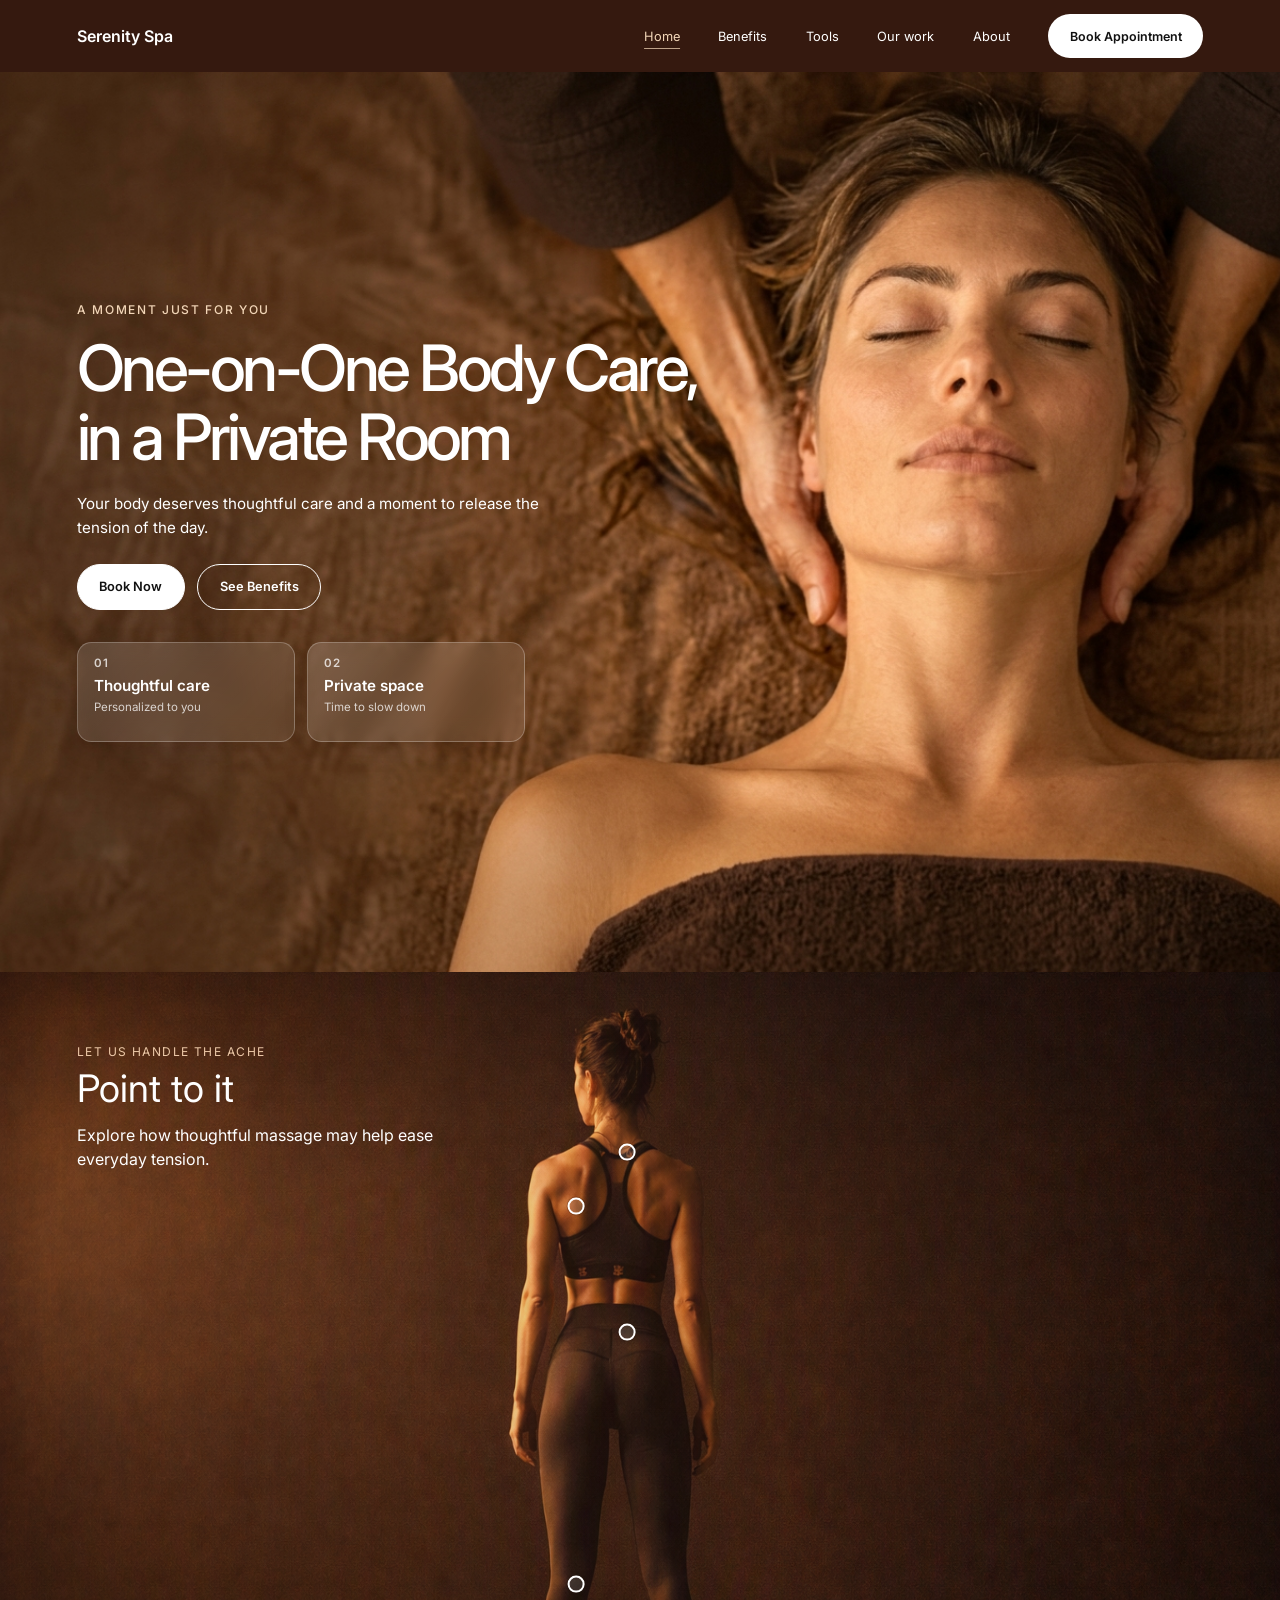
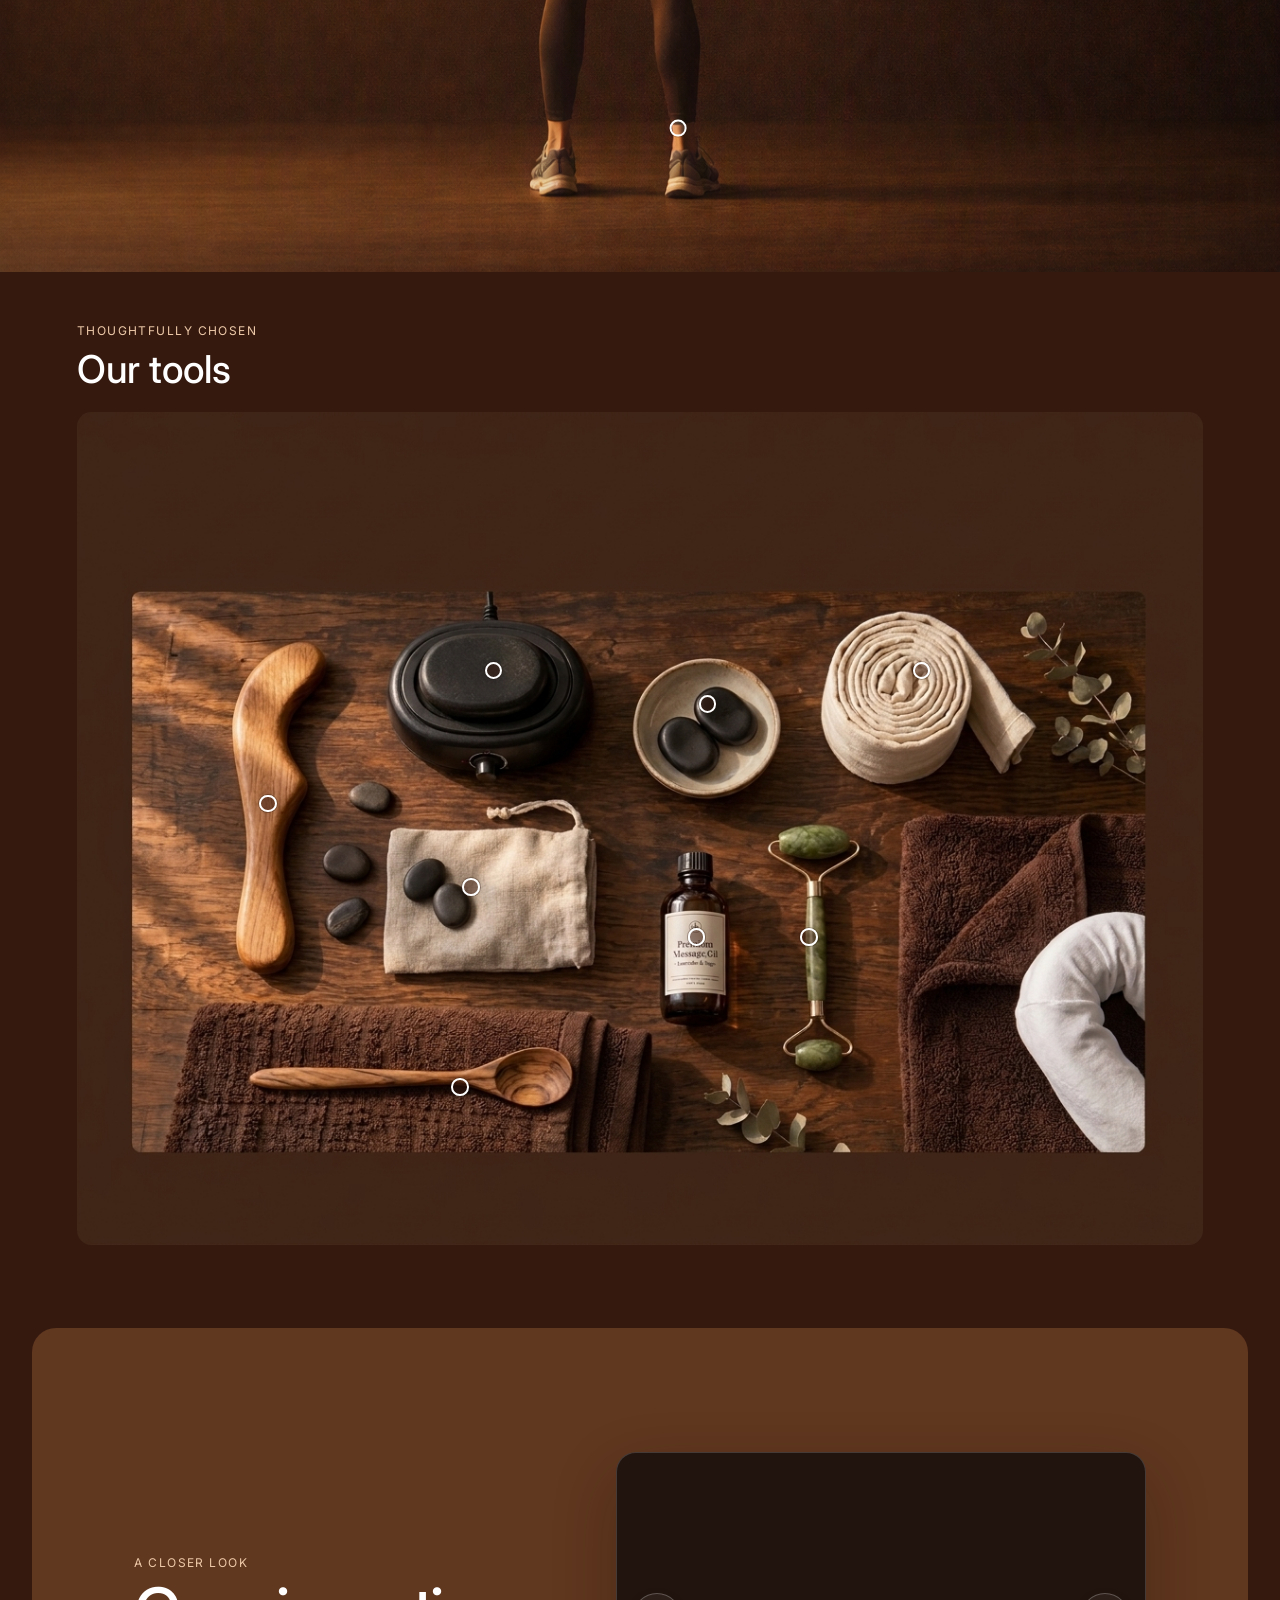
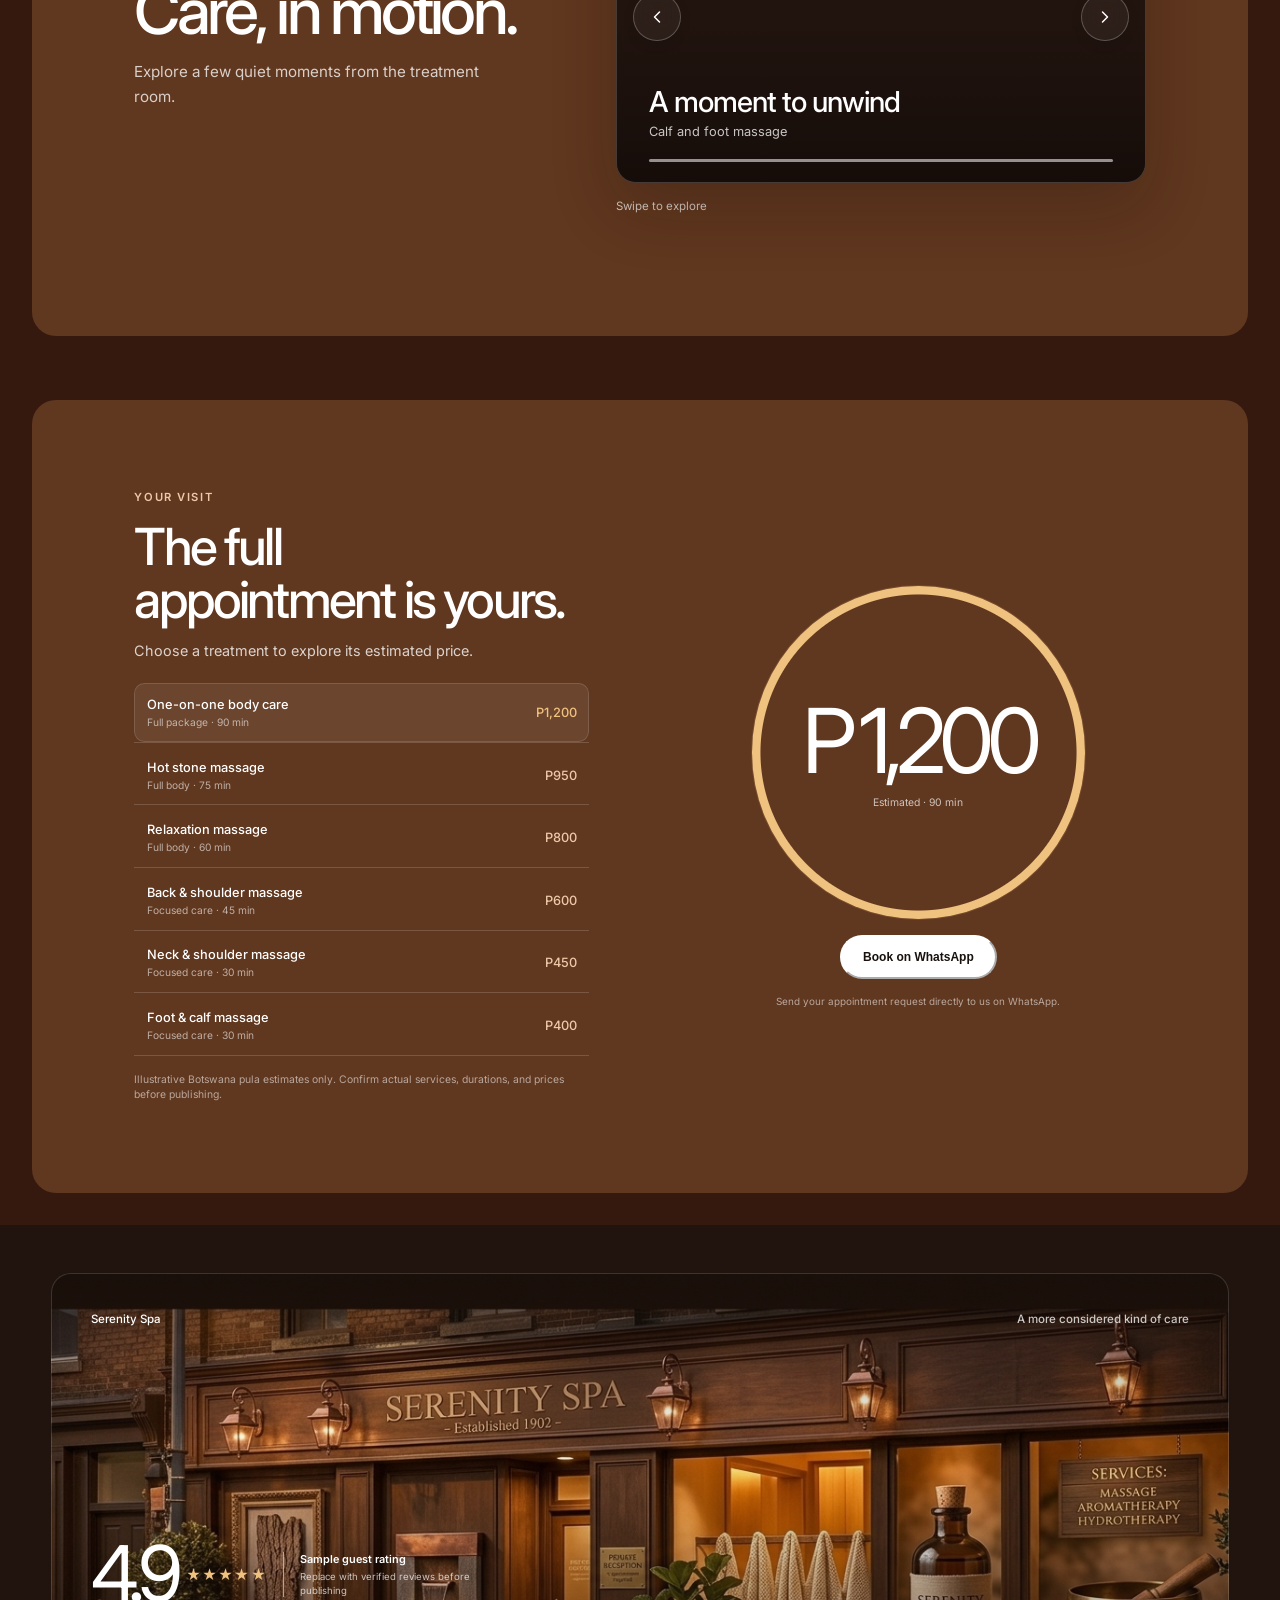
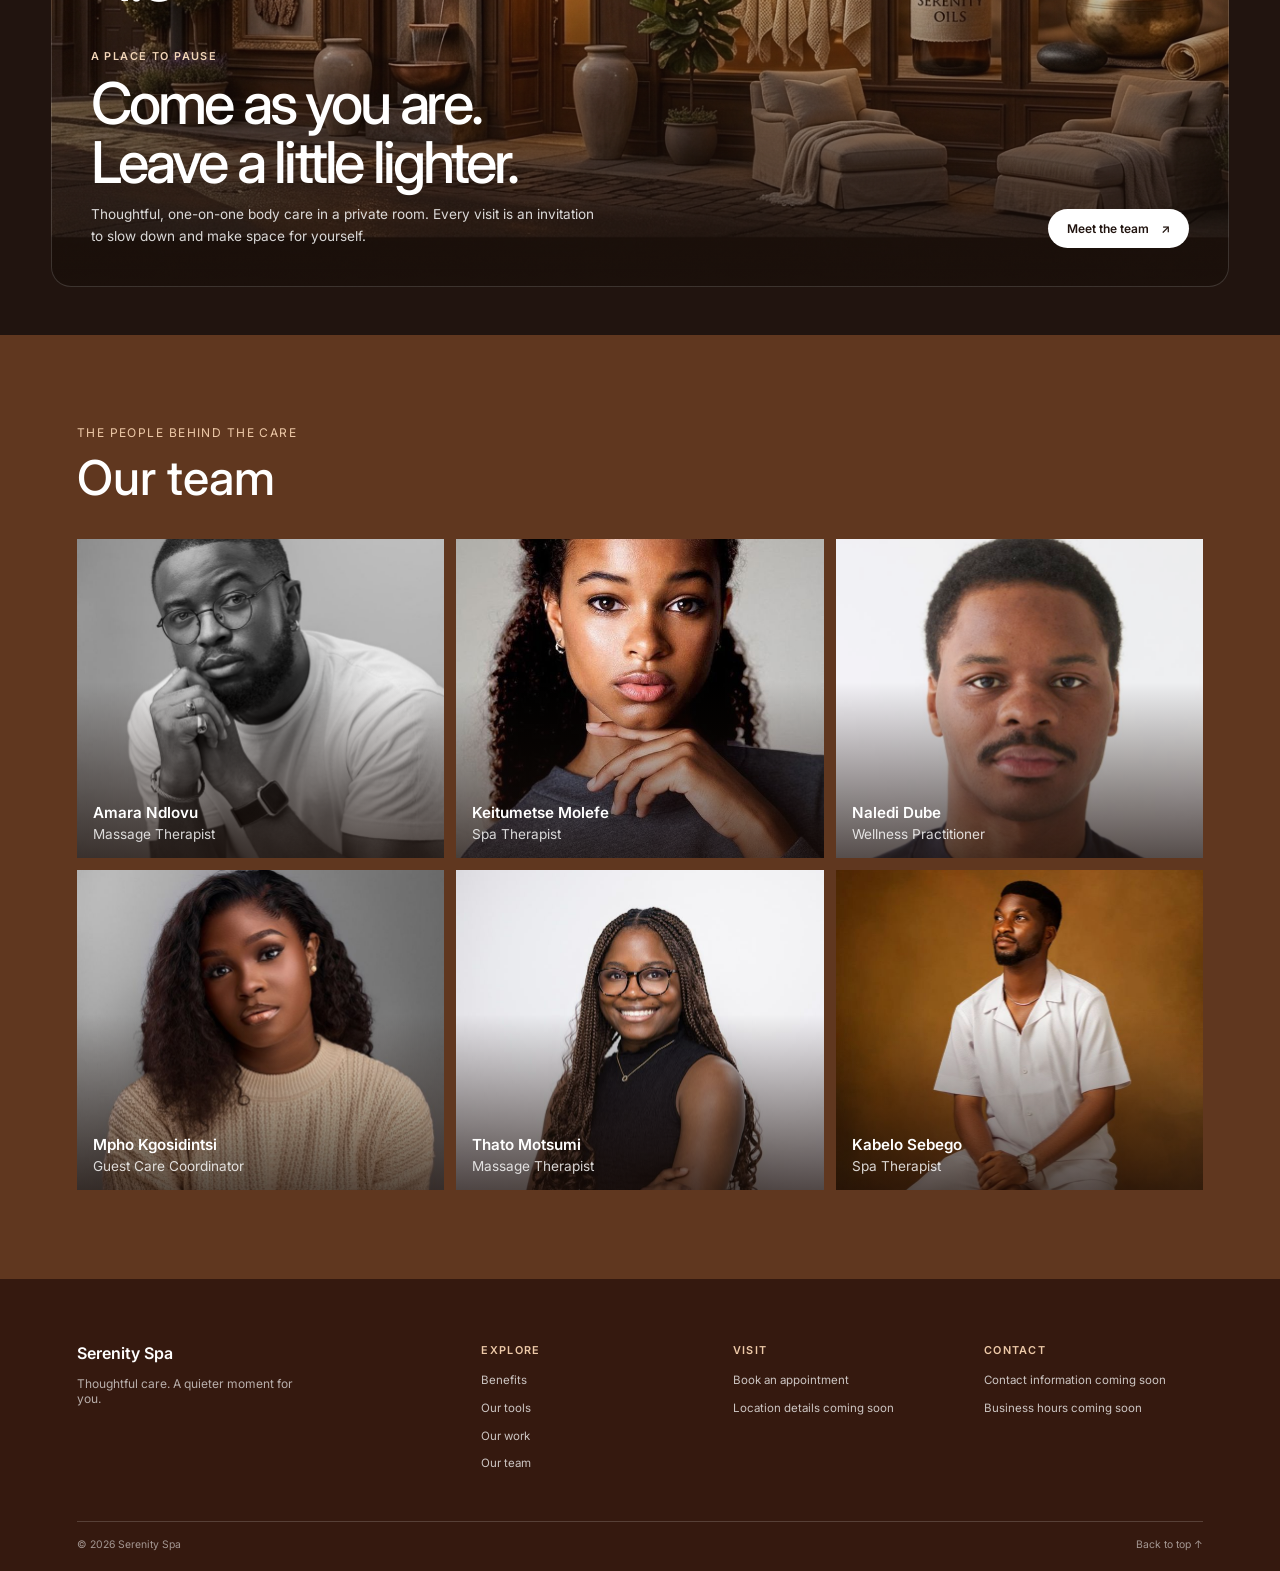
<file: docs/index.html>
<!doctype html>
<html lang="en">
  <head>
    <meta charset="utf-8">
    <meta name="viewport" content="width=device-width, initial-scale=1">
    <meta name="theme-color" content="#35190f">
    <meta name="description" content="Serenity Spa — thoughtful massage and body care.">
    <title>Serenity Spa</title>
    <link rel="preconnect" href="https://fonts.googleapis.com">
    <link rel="preconnect" href="https://fonts.gstatic.com" crossorigin>
    <link href="https://fonts.googleapis.com/css2?family=Inter:wght@400;500;600;700&display=swap" rel="stylesheet">
    <link rel="stylesheet" href="css/styles.css">
    <script src="js/main.js" defer></script>
  </head>
  <body>
    <header class="site-header">
      <a class="brand" href="#home">Serenity Spa</a>

      <button class="menu-toggle" type="button" aria-label="Toggle navigation" aria-expanded="false" aria-controls="primary-navigation">
        <span class="menu-toggle__icon" aria-hidden="true"><i></i><i></i></span>
      </button>

      <nav class="primary-navigation" id="primary-navigation" aria-label="Main navigation">
        <a href="#home">Home</a>
        <a href="#benefits">Benefits</a>
        <a href="#tools">Tools</a>
        <a href="#our-work">Our work</a>
        <a href="#about">About</a>
        <a class="booking-link" href="#contact">Book Appointment</a>
      </nav>
    </header>

    <main>
      <section class="hero" id="home" aria-labelledby="hero-title">
        <div class="hero__content">
          <p class="hero__eyebrow">A moment just for you</p>
          <h1 id="hero-title">One-on-One Body Care,<br class="hero__desktop-break"> in a Private Room</h1>
          <p class="hero__caption">Your body deserves thoughtful care and a moment to release the tension of the day.</p>
          <div class="hero__actions">
            <a class="pill-button pill-button--light" href="#contact">Book Now</a>
            <a class="pill-button pill-button--outline" href="#benefits">See Benefits</a>
          </div>
          <div class="hero__stats" aria-label="Spa highlights">
            <div class="stat-card">
              <span class="stat-card__index" aria-hidden="true">01</span>
              <strong>Thoughtful care</strong>
              <span>Personalized to you</span>
            </div>
            <div class="stat-card">
              <span class="stat-card__index" aria-hidden="true">02</span>
              <strong>Private space</strong>
              <span>Time to slow down</span>
            </div>
          </div>
        </div>
      </section>

      <section class="benefits" id="benefits" aria-labelledby="benefits-title">
        <div class="benefits__content">
          <p class="benefits__eyebrow">Let us handle the ache</p>
          <h2 id="benefits-title">Point to it</h2>
          <p class="benefits__description">Explore how thoughtful massage may help ease everyday tension.</p>
        </div>

        <div class="benefits__points" role="group" aria-label="Explore massage points">
          <button class="benefits__point" type="button"
            data-title="Neck"
            data-benefits="Gentle massage may help ease feelings of everyday neck tension.|Relaxation-focused touch can make it easier to unwind.|A therapist can tailor pressure to your comfort."
            aria-label="Explore benefits for the neck" aria-pressed="false">
            <span class="benefits__point-line" aria-hidden="true"></span>
            <span class="benefits__point-name" aria-hidden="true">Neck</span>
          </button>
          <button class="benefits__point" type="button"
            data-title="Shoulder blade"
            data-benefits="Massage around the shoulder blades may ease feelings of tightness.|Slow, considered pressure can support relaxation.|Your therapist can adjust the session to your preferences."
            aria-label="Explore benefits around the shoulder blade" aria-pressed="false">
            <span class="benefits__point-line" aria-hidden="true"></span>
            <span class="benefits__point-name" aria-hidden="true">Shoulder blade</span>
          </button>
          <button class="benefits__point" type="button"
            data-title="Back"
            data-benefits="A back massage may help ease feelings of muscle tension.|Steady, comfortable pressure can encourage a moment of calm.|Treatment can be adapted to areas that feel tight or tired."
            aria-label="Explore benefits for the back" aria-pressed="false">
            <span class="benefits__point-line" aria-hidden="true"></span>
            <span class="benefits__point-name" aria-hidden="true">Back</span>
          </button>
          <button class="benefits__point" type="button"
            data-title="Knee area"
            data-benefits="Gentle work on the surrounding muscles may ease feelings of tightness.|A therapist can adapt the session to your comfort and avoid direct pressure on the knee joint.|Tell your therapist about any pain or injury before treatment."
            aria-label="Explore benefits around the knee" aria-pressed="false">
            <span class="benefits__point-line" aria-hidden="true"></span>
            <span class="benefits__point-name" aria-hidden="true">Knee area</span>
          </button>
          <button class="benefits__point" type="button"
            data-title="Feet"
            data-benefits="A foot massage may soothe feet that feel tired after a long day.|Comfortable touch can make a relaxing end-of-day ritual.|Pressure can be adjusted to suit your preferences."
            aria-label="Explore benefits for the feet" aria-pressed="false">
            <span class="benefits__point-line" aria-hidden="true"></span>
            <span class="benefits__point-name" aria-hidden="true">Feet</span>
          </button>
        </div>

        <aside class="benefits__panel" aria-label="Massage point benefits" aria-live="polite" aria-atomic="true" aria-hidden="true">
          <p class="benefits__panel-eyebrow">A little more relief</p>
          <h3 class="benefits__panel-title" id="benefits-point-title">Choose a point</h3>
          <p class="benefits__panel-prompt" id="benefits-point-prompt">Hover over or select a marker to explore possible benefits.</p>
          <ul class="benefits__panel-list" id="benefits-point-list" hidden></ul>
          <p class="benefits__panel-note">Benefits vary. Massage is not a substitute for medical care.</p>
        </aside>
      </section>

      <section class="tools" id="tools" aria-labelledby="tools-title">
        <div class="tools__heading">
          <p class="tools__eyebrow">Thoughtfully chosen</p>
          <h2 id="tools-title">Our tools</h2>
        </div>
        <div class="tools__scene">
          <div class="tools__image-wrap">
            <img class="tools__image" src="assets/imgs/tools-bg.jpg" alt="Massage tools arranged on a wooden table, including a massage stick, heated stone warmer, stones, towels, massage oil, and a jade roller" loading="lazy">
            <button class="tools__hotspot" type="button" data-tool-title="Wooden massage tool" data-tool-description="A shaped wooden tool can be used by a therapist for controlled, gliding pressure during a massage." aria-label="Learn about the wooden massage tool" aria-controls="tools-detail" aria-expanded="false"></button>
            <button class="tools__hotspot" type="button" data-tool-title="Stone warmer" data-tool-description="A warmer keeps massage stones at a comfortable, therapist-checked temperature before use." aria-label="Learn about the stone warmer" aria-controls="tools-detail" aria-expanded="false"></button>
            <button class="tools__hotspot" type="button" data-tool-title="Massage stones" data-tool-description="Smooth stones may be incorporated into a massage for a soothing sense of warmth and pressure." aria-label="Learn about the massage stones" aria-controls="tools-detail" aria-expanded="false"></button>
            <button class="tools__hotspot" type="button" data-tool-title="Warm towels" data-tool-description="Soft, warmed towels add a comfortable finishing touch to a relaxing treatment." aria-label="Learn about the warm towels" aria-controls="tools-detail" aria-expanded="false"></button>
            <button class="tools__hotspot" type="button" data-tool-title="Smooth stones" data-tool-description="These smooth stones can be selected by a therapist for gentle, hands-on massage techniques." aria-label="Learn about the smooth stones" aria-controls="tools-detail" aria-expanded="false"></button>
            <button class="tools__hotspot" type="button" data-tool-title="Massage oil" data-tool-description="Massage oil helps hands glide comfortably over the skin during a treatment." aria-label="Learn about massage oil" aria-controls="tools-detail" aria-expanded="false"></button>
            <button class="tools__hotspot" type="button" data-tool-title="Facial roller" data-tool-description="A smooth stone roller can be used with light pressure as part of a facial massage ritual." aria-label="Learn about the facial roller" aria-controls="tools-detail" aria-expanded="false"></button>
            <button class="tools__hotspot" type="button" data-tool-title="Wooden massage spoon" data-tool-description="The curved wooden surface offers a different shape for a therapist's controlled massage strokes." aria-label="Learn about the wooden massage spoon" aria-controls="tools-detail" aria-expanded="false"></button>
          </div>
          <aside class="tools__panel" id="tools-detail" aria-label="Massage tool details" aria-live="polite" aria-atomic="true" aria-hidden="true">
            <p class="tools__panel-eyebrow">Tool spotlight</p>
            <h3 class="tools__panel-title">Explore the tools</h3>
            <p class="tools__panel-description">Explore a marker to learn how each tool is used.</p>
          </aside>
        </div>
      </section>

      <section class="our-work" id="our-work" aria-labelledby="our-work-title">
        <div class="our-work__panel">
          <div class="our-work__heading">
            <p class="team__eyebrow">A closer look</p>
            <h2 id="our-work-title">Care, in motion.</h2>
            <p>Explore a few quiet moments from the treatment room.</p>
          </div>
          <div class="work-carousel" aria-roledescription="carousel" aria-label="Massage treatment videos">
            <div class="work-carousel__frame" id="work-carousel-frame">
              <video class="work-carousel__video is-active" muted playsinline preload="metadata" aria-label="Calf and foot massage video">
                <source src="assets/imgs/videos/Satisfying Calf and Foot Massage ASMR %23shorts.mp4" type="video/mp4">
              </video>
              <video class="work-carousel__video" muted playsinline preload="metadata" aria-label="Neck and shoulder massage video" hidden>
                <source src="assets/imgs/videos/neck and shoulder.mp4" type="video/mp4">
              </video>
              <video class="work-carousel__video" muted playsinline preload="metadata" aria-label="Back massage video" hidden>
                <source src="assets/imgs/videos/back.mp4" type="video/mp4">
              </video>
              <div class="work-carousel__overlay">
                <div class="work-carousel__caption" aria-live="polite" aria-atomic="true">
                  <h3 id="work-slide-title">A moment to unwind</h3>
                  <p id="work-slide-caption">Calf and foot massage</p>
                </div>
                <progress class="work-carousel__progress" id="work-progress" max="100" value="0" aria-label="Video playback progress"></progress>
              </div>
              <div class="work-carousel__buttons" aria-label="Video navigation">
                <button class="work-carousel__button" type="button" data-work-direction="-1" aria-label="Previous video">
                  <svg aria-hidden="true" viewBox="0 0 24 24"><path d="m15 18-6-6 6-6" /></svg>
                </button>
                <button class="work-carousel__button" type="button" data-work-direction="1" aria-label="Next video">
                  <svg aria-hidden="true" viewBox="0 0 24 24"><path d="m9 18 6-6-6-6" /></svg>
                </button>
              </div>
            </div>
            <div class="work-carousel__controls">
              <p class="work-carousel__hint">Swipe to explore</p>
            </div>
            <p class="work-carousel__status" id="work-playback-status" role="status" aria-live="polite"></p>
          </div>
        </div>
      </section>

      <section class="booking" id="contact" aria-labelledby="booking-title" data-whatsapp-number="26778349748">
        <div class="booking__details">
          <p class="booking__eyebrow">Your visit</p>
          <h2 id="booking-title">The full<br>appointment is yours.</h2>
          <p class="booking__intro">Choose a treatment to explore its estimated price.</p>
          <ul class="booking__services" aria-label="Choose a treatment">
            <li>
              <button class="booking__service is-selected" type="button" data-price="1200" data-duration="90 min" aria-pressed="true">
                <span class="booking__service-details"><strong>One-on-one body care</strong><small>Full package · 90 min</small></span>
                <span class="booking__service-price">P1,200</span>
              </button>
            </li>
            <li>
              <button class="booking__service" type="button" data-price="950" data-duration="75 min" aria-pressed="false">
                <span class="booking__service-details"><strong>Hot stone massage</strong><small>Full body · 75 min</small></span>
                <span class="booking__service-price">P950</span>
              </button>
            </li>
            <li>
              <button class="booking__service" type="button" data-price="800" data-duration="60 min" aria-pressed="false">
                <span class="booking__service-details"><strong>Relaxation massage</strong><small>Full body · 60 min</small></span>
                <span class="booking__service-price">P800</span>
              </button>
            </li>
            <li>
              <button class="booking__service" type="button" data-price="600" data-duration="45 min" aria-pressed="false">
                <span class="booking__service-details"><strong>Back &amp; shoulder massage</strong><small>Focused care · 45 min</small></span>
                <span class="booking__service-price">P600</span>
              </button>
            </li>
            <li>
              <button class="booking__service" type="button" data-price="450" data-duration="30 min" aria-pressed="false">
                <span class="booking__service-details"><strong>Neck &amp; shoulder massage</strong><small>Focused care · 30 min</small></span>
                <span class="booking__service-price">P450</span>
              </button>
            </li>
            <li>
              <button class="booking__service" type="button" data-price="400" data-duration="30 min" aria-pressed="false">
                <span class="booking__service-details"><strong>Foot &amp; calf massage</strong><small>Focused care · 30 min</small></span>
                <span class="booking__service-price">P400</span>
              </button>
            </li>
          </ul>
          <p class="booking__fine-print">Illustrative Botswana pula estimates only. Confirm actual services, durations, and prices before publishing.</p>
        </div>
        <div class="booking__offer">
          <div class="booking__price-ring" id="booking-price-ring" role="status" aria-live="polite" aria-atomic="true" style="--price-progress: 360deg">
            <span class="booking__price-value"><span class="booking__currency">P</span><span class="booking__amount" id="booking-price">1,200</span></span>
            <span class="booking__price-caption" id="booking-price-caption">Estimated · 90 min</span>
          </div>
          <button class="booking__button" id="booking-open" type="button" aria-haspopup="dialog" aria-controls="booking-dialog">Book on WhatsApp</button>
          <p class="booking__placeholder">Send your appointment request directly to us on WhatsApp.</p>
        </div>
        <div class="booking__dialog" id="booking-dialog" role="dialog" aria-modal="true" aria-labelledby="booking-dialog-title" hidden>
          <div class="booking__dialog-panel">
            <button class="booking__dialog-close" type="button" aria-label="Close booking form">&times;</button>
            <p class="booking__eyebrow">A moment just for you</p>
            <h2 id="booking-dialog-title">Request your appointment</h2>
            <p class="booking__dialog-intro">Share a few details and we’ll open WhatsApp with your appointment request ready to send.</p>
            <form class="booking__form" id="booking-form">
              <label for="booking-name">Full name</label>
              <input id="booking-name" name="name" type="text" autocomplete="name" required>
              <label for="booking-phone">Phone number</label>
              <input id="booking-phone" name="phone" type="tel" autocomplete="tel" required>
              <label for="booking-date">Date for appointment</label>
              <input id="booking-date" name="date" type="date" required>
              <label for="booking-time">Start time</label>
              <input id="booking-time" name="time" type="time" required>
              <button class="booking__button booking__form-submit" type="submit">Continue to WhatsApp</button>
            </form>
          </div>
        </div>
      </section>

      <section class="about" id="about" aria-labelledby="about-title">
        <div class="about__feature">
          <div class="about__topline">
            <span>Serenity Spa</span>
            <span>A more considered kind of care</span>
          </div>
          <div class="about__story">
            <div>
              <div class="about__rating" aria-label="Sample rating, not verified: 4.9 out of 5">
                <div class="about__rating-score">
                  <span>4.9</span>
                  <span class="about__stars" aria-hidden="true">★★★★★</span>
                </div>
                <p><strong>Sample guest rating</strong><span>Replace with verified reviews before publishing</span></p>
              </div>
              <p class="about__eyebrow">A place to pause</p>
              <h2 id="about-title">Come as you are.<br>Leave a little lighter.</h2>
              <p>Thoughtful, one-on-one body care in a private room. Every visit is an invitation to slow down and make space for yourself.</p>
            </div>
            <a class="about__link" href="#team">Meet the team <span aria-hidden="true">↗</span></a>
          </div>
        </div>
      </section>

      <section class="team" id="team" aria-labelledby="team-title">
        <div class="team__heading">
          <p class="team__eyebrow">The people behind the care</p>
          <h2 id="team-title">Our team</h2>
        </div>
        <div class="team__grid">
          <article class="team-card">
            <img src="assets/imgs/team/365424957277574079.jpg" alt="Serenity Spa team portrait" loading="lazy">
            <div class="team-card__info">
              <strong>Amara Ndlovu</strong>
              <span>Massage Therapist</span>
            </div>
          </article>
          <article class="team-card">
            <img src="assets/imgs/team/5 of the Most Popular Black Hairstyles on Pinterest.jpg" alt="Serenity Spa team portrait" loading="lazy">
            <div class="team-card__info">
              <strong>Keitumetse Molefe</strong>
              <span>Spa Therapist</span>
            </div>
          </article>
          <article class="team-card">
            <img src="assets/imgs/team/993536367804302028.jpg" alt="Serenity Spa team portrait" loading="lazy">
            <div class="team-card__info">
              <strong>Naledi Dube</strong>
              <span>Wellness Practitioner</span>
            </div>
          </article>
          <article class="team-card">
            <img src="assets/imgs/team/Cozy moods and soft tones__@malvinphotography….jpg" alt="Serenity Spa team portrait" loading="lazy">
            <div class="team-card__info">
              <strong>Mpho Kgosidintsi</strong>
              <span>Guest Care Coordinator</span>
            </div>
          </article>
          <article class="team-card">
            <img src="assets/imgs/team/Get your headshots! It's the second half of the….jpg" alt="Serenity Spa team portrait" loading="lazy">
            <div class="team-card__info">
              <strong>Thato Motsumi</strong>
              <span>Massage Therapist</span>
            </div>
          </article>
          <article class="team-card">
            <img src="assets/imgs/team/Portraits of @ayomi_banji __Happy birthday sir 🎉….jpg" alt="Serenity Spa team portrait" loading="lazy">
            <div class="team-card__info">
              <strong>Kabelo Sebego</strong>
              <span>Spa Therapist</span>
            </div>
          </article>
        </div>
      </section>
    </main>

    <footer class="site-footer">
      <div class="site-footer__main">
        <div class="site-footer__brand">
          <a class="brand" href="#home">Serenity Spa</a>
          <p>Thoughtful care. A quieter moment for you.</p>
        </div>
        <div class="site-footer__column">
          <h2>Explore</h2>
          <a href="#benefits">Benefits</a>
          <a href="#tools">Our tools</a>
          <a href="#our-work">Our work</a>
          <a href="#team">Our team</a>
        </div>
        <div class="site-footer__column">
          <h2>Visit</h2>
          <a href="#contact">Book an appointment</a>
          <span>Location details coming soon</span>
        </div>
        <div class="site-footer__column">
          <h2>Contact</h2>
          <span>Contact information coming soon</span>
          <span>Business hours coming soon</span>
        </div>
      </div>
      <div class="site-footer__bottom">
        <span>© <span id="footer-year">2026</span> Serenity Spa</span>
        <a href="#home">Back to top ↑</a>
      </div>
    </footer>
  </body>
</html>
</file>
<file: docs/css/styles.css>
@property --price-progress {
  syntax: "<angle>";
  inherits: false;
  initial-value: 360deg;
}

:root {
  color-scheme: dark;
  font-family: "Inter", sans-serif;
  font-synthesis: none;
  text-rendering: optimizeLegibility;
  -webkit-font-smoothing: antialiased;
  --header-height: 4.5rem;
}

* {
  box-sizing: border-box;
}

html {
  min-width: 320px;
  scroll-behavior: smooth;
  scroll-padding-top: var(--header-height);
}

body {
  margin: 0;
  background: #35190f;
  color: #fff;
  font-family: "Inter", sans-serif;
}

main {
  display: flex;
  flex-direction: column;
  gap: 0;
}

a {
  color: inherit;
}

.site-header {
  position: sticky;
  z-index: 10;
  top: 0;
  display: flex;
  min-height: var(--header-height);
  align-items: center;
  justify-content: space-between;
  gap: 2rem;
  padding: 0 clamp(1.25rem, 6vw, 6rem);
  background: #35190f;
}

.brand {
  flex-shrink: 0;
  font-size: 1rem;
  font-weight: 600;
  text-decoration: none;
}

.primary-navigation {
  display: flex;
  align-items: center;
  gap: clamp(1.25rem, 3vw, 3rem);
}

.primary-navigation > a:not(.booking-link) {
  font-size: 0.8rem;
  text-decoration: none;
  transition: opacity 160ms ease;
}

.primary-navigation > a:not(.booking-link):hover {
  opacity: 0.72;
}

.primary-navigation > a[aria-current="location"]:not(.booking-link) {
  color: #f2d6b8;
  text-decoration: underline;
  text-decoration-color: rgb(242 214 184 / 72%);
  text-underline-offset: 0.45rem;
}

.booking-link {
  display: inline-flex;
  min-height: 2.75rem;
  align-items: center;
  justify-content: center;
  padding: 0.7rem 1.35rem;
  border-radius: 999px;
  background: #fff;
  color: #111;
  font-size: 0.78rem;
  font-weight: 600;
  text-decoration: none;
  transition: background-color 160ms ease, transform 160ms ease;
}

.booking-link:hover {
  transform: translateY(-1px);
  background: #f0e8df;
}

.menu-toggle {
  display: none;
}

.hero {
  position: relative;
  display: flex;
  min-height: 100vh;
  min-height: 100svh;
  align-items: center;
  overflow: hidden;
  background-color: #482819;
  background-image: url("../assets/imgs/hero-bg.jpg");
  background-position: center;
  background-size: cover;
  margin: 0;
}

.hero__content {
  position: relative;
  width: min(100%, 90rem);
  margin-inline: auto;
  padding: 5rem clamp(1.25rem, 6vw, 6rem);
  text-align: left;
}

.hero__eyebrow {
  margin: 0 0 1rem;
  color: #f2d6b8;
  font-size: 0.75rem;
  font-weight: 500;
  letter-spacing: 0.14em;
  text-transform: uppercase;
}

.hero h1 {
  max-width: 42rem;
  margin: 0;
  font-size: 64px;
  font-weight: 500;
  letter-spacing: -0.055em;
  line-height: 1.08;
}

.hero__caption {
  max-width: 30rem;
  margin: 1.25rem 0 1.5rem;
  color: #fff;
  font-size: 0.95rem;
  line-height: 1.6;
}

.hero__actions {
  display: flex;
  flex-wrap: wrap;
  gap: 0.75rem;
}

.pill-button {
  display: inline-flex;
  min-height: 2.85rem;
  align-items: center;
  justify-content: center;
  padding: 0.75rem 1.35rem;
  border: 1px solid #fff;
  border-radius: 999px;
  font: inherit;
  font-size: 0.8rem;
  font-weight: 600;
  text-decoration: none;
  transition: background-color 160ms ease, color 160ms ease, transform 160ms ease;
}

.pill-button:hover {
  transform: translateY(-1px);
}

.pill-button--light {
  background: #fff;
  color: #111;
}

.pill-button--light:hover {
  background: #f0e8df;
}

.pill-button--outline {
  background: transparent;
  color: #fff;
}

.pill-button--outline:hover {
  background: rgb(255 255 255 / 16%);
}

.hero__stats {
  display: grid;
  grid-template-columns: repeat(2, minmax(0, 1fr));
  gap: 0.75rem;
  max-width: 28rem;
  margin-top: 2rem;
}

.benefits {
  position: relative;
  overflow: hidden;
  min-height: max(100vh, 66.667vw);
  min-height: max(100svh, 66.667vw);
  color: #fff;
  background-color: #4a2717;
  background-image:
    linear-gradient(90deg, rgb(37 20 13 / 32%) 0%, rgb(37 20 13 / 14%) 30%, transparent 58%),
    url("../assets/imgs/body-parts-bg.png");
  background-position: center, center;
  background-repeat: no-repeat;
  background-size: 100% 100%, 100% 100%;
  margin: 0;
}

.benefits__content {
  position: absolute;
  z-index: 1;
  top: clamp(3rem, 8vh, 6rem);
  left: clamp(1.25rem, 6vw, 6rem);
  width: min(27rem, 31vw);
  margin: 0;
}

.benefits__eyebrow,
.tools__eyebrow {
  margin: 0 0 0.5rem;
  color: #edc9a8;
  font-size: 0.75rem;
  font-weight: 400;
  letter-spacing: 0.12em;
  text-transform: uppercase;
}

.benefits h2 {
  margin: 0 0 0.75rem;
  font-size: 38px;
  font-weight: 400;
  line-height: 1.15;
}

.benefits__description {
  max-width: 27rem;
  margin: 0;
  font-size: 16px;
  font-weight: 400;
  line-height: 1.5;
}

.benefits__points {
  position: absolute;
  z-index: 1;
  inset: 0;
  pointer-events: none;
}

.benefits__point {
  --point-line-width: clamp(3.5rem, 9vw, 8.5rem);
  --point-label-width: 10rem;
  position: absolute;
  top: var(--point-y);
  left: calc(var(--point-x) - 1.375rem);
  display: flex;
  width: 2.75rem;
  height: 2.75rem;
  padding: 0;
  border: 0;
  background: transparent;
  color: #fff;
  cursor: pointer;
  pointer-events: auto;
  text-align: left;
  translate: 0 -50%;
}

.benefits__point:nth-child(1) { --point-x: 49%; --point-y: 20%; }
.benefits__point:nth-child(2) { --point-x: 45%; --point-y: 26%; }
.benefits__point:nth-child(3) { --point-x: 49%; --point-y: 40%; }
.benefits__point:nth-child(4) { --point-x: 45%; --point-y: 68%; }
.benefits__point:nth-child(5) { --point-x: 53%; --point-y: 84%; }

.benefits__point::before {
  position: absolute;
  z-index: 1;
  top: 50%;
  left: 1.375rem;
  width: 0.8rem;
  height: 0.8rem;
  border: 2px solid #fff;
  border-radius: 50%;
  background: rgb(255 255 255 / 12%);
  box-shadow: 0 0 0 1px rgb(35 17 10 / 25%);
  content: "";
  transform: translate(-50%, -50%);
}

.benefits__point-line {
  position: absolute;
  top: 50%;
  left: calc(1.375rem + 0.4rem);
  width: 0;
  height: 1px;
  background: rgb(255 255 255 / 84%);
  transform: translateY(-50%) scaleX(0);
  transform-origin: left;
  transition: width 260ms ease, transform 260ms ease;
}

.benefits__point-name {
  position: absolute;
  top: 50%;
  left: calc(1.375rem + 0.4rem + var(--point-line-width) + 0.75rem);
  overflow: hidden;
  max-width: 0;
  font-size: 0.82rem;
  line-height: 1.3;
  opacity: 0;
  translate: 0 -50%;
  white-space: nowrap;
  transition: max-width 260ms ease, opacity 180ms ease;
}

.benefits__point.is-active {
  width: calc(2.75rem + var(--point-line-width) + 0.75rem + var(--point-label-width));
}

.benefits__point.is-active .benefits__point-line {
  width: var(--point-line-width);
  transform: translateY(-50%) scaleX(1);
}

.benefits__point.is-active .benefits__point-name {
  max-width: var(--point-label-width);
  opacity: 1;
}

.benefits__point:focus-visible {
  outline: none;
}

.benefits__point:focus-visible::before {
  outline: 2px solid #fff;
  outline-offset: 5px;
}

.benefits__panel {
  position: absolute;
  z-index: 2;
  top: 1rem;
  left: 1rem;
  width: min(24rem, calc(100% - 2rem));
  padding: clamp(1.25rem, 2.2vw, 2rem);
  border: 1px solid transparent;
  border-radius: 1.1rem;
  background:
    linear-gradient(145deg, rgb(61 36 26 / 66%), rgb(39 23 17 / 58%)) padding-box,
    linear-gradient(135deg, rgb(255 255 255 / 82%), rgb(255 255 255 / 12%) 48%, rgb(255 255 255 / 56%)) border-box;
  box-shadow: 0 1.25rem 3.5rem rgb(20 10 6 / 18%);
  -webkit-backdrop-filter: blur(18px) saturate(135%);
  backdrop-filter: blur(18px) saturate(135%);
  opacity: 0;
  pointer-events: none;
  transition: opacity 180ms ease, visibility 180ms ease;
  visibility: hidden;
}

.benefits__panel.is-open {
  opacity: 1;
  pointer-events: auto;
  visibility: visible;
}

.benefits__panel-eyebrow {
  margin: 0 0 0.65rem;
  color: #edc9a8;
  font-size: 0.68rem;
  font-weight: 500;
  letter-spacing: 0.13em;
  text-transform: uppercase;
}

.benefits__panel-title {
  margin: 0 0 0.75rem;
  font-size: clamp(1.3rem, 2vw, 1.7rem);
  font-weight: 500;
  line-height: 1.2;
}

.benefits__panel-prompt,
.benefits__panel-list {
  margin: 0;
  color: rgb(255 255 255 / 88%);
  font-size: 0.82rem;
  line-height: 1.65;
}

.benefits__panel-list {
  display: grid;
  gap: 0.55rem;
  padding-left: 1.1rem;
}

.benefits__panel-list[hidden] {
  display: none;
}

.benefits__panel-list li::marker {
  color: #edc9a8;
}

.benefits__panel-note {
  margin: 1rem 0 0;
  padding-top: 0.75rem;
  border-top: 1px solid rgb(255 255 255 / 20%);
  color: rgb(255 255 255 / 68%);
  font-size: 0.68rem;
  line-height: 1.5;
}

.tools {
  padding: clamp(2rem, 4vw, 3.5rem) clamp(1.25rem, 6vw, 6rem);
  color: #fff;
  background-color: #35190f;
}

.tools__heading {
  width: min(100%, 80rem);
  margin: 0 auto 1.25rem;
}

.tools h2 {
  margin: 0;
  font-size: clamp(1.75rem, 3vw, 2.75rem);
  font-weight: 500;
}

.tools__scene {
  position: relative;
  width: min(100%, 80rem);
  margin-inline: auto;
}

.tools__image-wrap {
  position: relative;
  overflow: hidden;
  border-radius: 0.9rem;
  background: #45281a;
}

.tools__image {
  display: block;
  width: 100%;
  height: auto;
}

.tools__hotspot {
  --tool-x: 50%;
  --tool-y: 50%;
  position: absolute;
  top: var(--tool-y);
  left: var(--tool-x);
  display: grid;
  width: 2.75rem;
  height: 2.75rem;
  place-items: center;
  padding: 0;
  border: 0;
  border-radius: 50%;
  background: transparent;
  cursor: pointer;
  translate: -50% -50%;
}

.tools__hotspot:nth-child(2) { --tool-x: 17%; --tool-y: 47%; }
.tools__hotspot:nth-child(3) { --tool-x: 37%; --tool-y: 31%; }
.tools__hotspot:nth-child(4) { --tool-x: 56%; --tool-y: 35%; }
.tools__hotspot:nth-child(5) { --tool-x: 75%; --tool-y: 31%; }
.tools__hotspot:nth-child(6) { --tool-x: 35%; --tool-y: 57%; }
.tools__hotspot:nth-child(7) { --tool-x: 55%; --tool-y: 63%; }
.tools__hotspot:nth-child(8) { --tool-x: 65%; --tool-y: 63%; }
.tools__hotspot:nth-child(9) { --tool-x: 34%; --tool-y: 81%; }

.tools__hotspot::before {
  width: 0.85rem;
  height: 0.85rem;
  border: 2px solid #fff;
  border-radius: 50%;
  background: rgb(53 25 15 / 50%);
  box-shadow: 0 0 0 1px rgb(35 17 10 / 30%), 0 0 1rem rgb(0 0 0 / 32%);
  content: "";
  transition: scale 180ms ease, background-color 180ms ease, box-shadow 180ms ease;
}

.tools__hotspot:hover::before,
.tools__hotspot:focus-visible::before,
.tools__hotspot.is-active::before {
  scale: 1.2;
  background: #edc9a8;
  box-shadow: 0 0 0 0.3rem rgb(255 255 255 / 20%), 0 0 1.2rem rgb(0 0 0 / 45%);
}

.tools__hotspot:focus-visible {
  outline: 2px solid #fff;
  outline-offset: 2px;
}

.tools__panel {
  position: absolute;
  z-index: 2;
  top: 0;
  left: 0;
  width: min(17rem, 28%);
  padding: 1rem 1.1rem;
  border: 1px solid transparent;
  border-radius: 0.9rem;
  background:
    linear-gradient(145deg, rgb(61 36 26 / 76%), rgb(39 23 17 / 72%)) padding-box,
    linear-gradient(135deg, rgb(255 255 255 / 82%), rgb(255 255 255 / 12%) 48%, rgb(255 255 255 / 56%)) border-box;
  box-shadow: 0 1rem 2.5rem rgb(20 10 6 / 22%);
  opacity: 0;
  pointer-events: none;
  -webkit-backdrop-filter: blur(16px) saturate(135%);
  backdrop-filter: blur(16px) saturate(135%);
  translate: 0 0.5rem;
  transition: opacity 200ms ease, translate 200ms ease, visibility 200ms ease;
  visibility: hidden;
}

.tools__panel.is-open {
  opacity: 1;
  pointer-events: auto;
  translate: 0;
  visibility: visible;
}

.tools__panel-eyebrow {
  margin: 0 0 0.4rem;
  color: #edc9a8;
  font-size: 0.62rem;
  font-weight: 500;
  letter-spacing: 0.12em;
  text-transform: uppercase;
}

.tools__panel-title {
  margin: 0 0 0.45rem;
  font-size: 1rem;
  font-weight: 500;
  line-height: 1.3;
}

.tools__panel-description {
  margin: 0;
  color: rgb(255 255 255 / 88%);
  font-size: 0.75rem;
  line-height: 1.55;
}

.team {
  padding: clamp(3rem, 7vw, 6rem) clamp(1.25rem, 6vw, 6rem);
  background: #60371f;
  color: #fff;
}

.booking {
  position: relative;
  display: grid;
  min-height: min(38rem, calc(100vh - var(--header-height)));
  grid-template-columns: 1fr 1fr;
  align-items: center;
  gap: clamp(2rem, 8vw, 8rem);
  padding: clamp(3rem, 7vw, 6rem) clamp(1.5rem, 8vw, 8rem);
  overflow: hidden;
  margin: clamp(0.75rem, 2.5vw, 2rem);
  border-radius: 1.5rem;
  background: #60371f;
  color: #fff;
}

.booking__details {
  width: min(100%, 30rem);
  justify-self: center;
}

.booking__eyebrow {
  margin: 0 0 1rem;
  color: #edc9a8;
  font-size: 0.7rem;
  font-weight: 600;
  letter-spacing: 0.14em;
  text-transform: uppercase;
}

.booking__details h2 {
  margin: 0 0 1rem;
  font-size: clamp(2.2rem, 4vw, 3.5rem);
  font-weight: 500;
  letter-spacing: -0.055em;
  line-height: 1.04;
}

.booking__intro {
  margin: 0 0 1.5rem;
  color: rgb(255 255 255 / 78%);
  font-size: 0.9rem;
}

.booking__services {
  display: grid;
  gap: 0.2rem;
  margin: 0;
  padding: 0;
  list-style: none;
}

.booking__services li {
  border-bottom: 1px solid rgb(255 255 255 / 16%);
}

.booking__service {
  display: flex;
  width: 100%;
  min-height: 3.65rem;
  align-items: center;
  justify-content: space-between;
  gap: 0.8rem;
  padding: 0.55rem 0.7rem;
  border: 1px solid transparent;
  border-radius: 0.65rem;
  background: transparent;
  color: inherit;
  cursor: pointer;
  font: inherit;
  text-align: left;
  transition: background-color 180ms ease, border-color 180ms ease;
}

.booking__service:hover,
.booking__service:focus-visible,
.booking__service.is-selected,
.booking__service.is-preview {
  border-color: rgb(255 255 255 / 13%);
  background: rgb(255 255 255 / 7%);
}

.booking__service:focus-visible {
  outline: 2px solid #f2d6b8;
  outline-offset: 2px;
}

.booking__service-details {
  display: grid;
  gap: 0.25rem;
}

.booking__service-details strong {
  font-size: 0.8rem;
  font-weight: 500;
}

.booking__service-details small {
  color: rgb(255 255 255 / 60%);
  font-size: 0.64rem;
}

.booking__service-price {
  flex-shrink: 0;
  color: #edc9a8;
  font-size: 0.8rem;
  font-weight: 500;
}

.booking__service.is-selected .booking__service-price {
  color: #f0c27f;
}

.booking__service.is-selected .booking__service-details strong {
  color: #fff;
}

.booking__fine-print {
  max-width: 27rem;
  margin: 1rem 0 0;
  color: rgb(255 255 255 / 56%);
  font-size: 0.65rem;
  line-height: 1.5;
}

.booking__offer {
  display: flex;
  flex-direction: column;
  align-items: center;
  gap: 1rem;
  text-align: center;
}

.booking__price-ring {
  --ring-width: clamp(0.35rem, 0.7vw, 0.65rem);
  display: flex;
  position: relative;
  isolation: isolate;
  width: clamp(14rem, 26vw, 22rem);
  aspect-ratio: 1;
  flex-wrap: wrap;
  align-content: center;
  align-items: baseline;
  justify-content: center;
  border-radius: 50%;
  background:
    radial-gradient(circle closest-side, #60371f calc(100% - var(--ring-width)), transparent calc(100% - var(--ring-width) + 1px)),
    conic-gradient(from 0deg, #f0c27f 0deg var(--price-progress), rgb(240 194 127 / 22%) var(--price-progress) 360deg);
  box-shadow: 0 0 0 1px rgb(240 194 127 / 14%), inset 0 0 0 1px rgb(240 194 127 / 12%);
  transition: --price-progress 550ms cubic-bezier(0.2, 0.7, 0.2, 1);
}

.booking__price-value,
.booking__price-caption {
  position: relative;
  z-index: 1;
}

.booking__price-value {
  display: flex;
  flex-basis: 100%;
  align-items: baseline;
  justify-content: center;
  font-size: clamp(3.5rem, 7vw, 6rem);
  white-space: nowrap;
}

.booking__currency,
.booking__amount {
  font-size: clamp(3.5rem, 7vw, 6rem);
  font-weight: 400;
  letter-spacing: -0.08em;
  line-height: 1;
}

.booking__currency {
  margin-right: 0.1em;
  font-size: 1em;
}

.booking__price-caption {
  flex-basis: 100%;
  margin-top: 0.6rem;
  color: rgb(255 255 255 / 70%);
  font-size: 0.65rem;
}

.booking__button {
  display: inline-flex;
  min-height: 2.75rem;
  align-items: center;
  justify-content: center;
  gap: 0.7rem;
  padding: 0.7rem 1.3rem;
  border-radius: 999px;
  background: #fff;
  color: #18110d;
  font-size: 0.75rem;
  font-weight: 600;
  text-decoration: none;
  transition: transform 160ms ease, background-color 160ms ease;
}

.booking__button:hover {
  transform: translateY(-1px);
  background: #f0e8df;
}

.booking__button:disabled {
  cursor: not-allowed;
  opacity: 0.9;
}

.booking__dialog {
  position: absolute;
  z-index: 2;
  inset: 0;
  display: grid;
  place-items: center;
  overflow-y: auto;
  padding: clamp(1rem, 4vw, 3rem);
  border-radius: inherit;
  background: rgb(24 15 11 / 78%);
  backdrop-filter: blur(8px);
}

.booking__dialog[hidden] {
  display: none;
}

.booking__dialog-panel {
  position: relative;
  width: min(100%, 32rem);
  padding: clamp(1.5rem, 4vw, 2.5rem);
  border: 1px solid rgb(255 255 255 / 16%);
  border-radius: 1.25rem;
  background: #60371f;
  box-shadow: 0 1.5rem 4rem rgb(19 11 8 / 35%);
}

.booking__dialog-close {
  position: absolute;
  top: 0.8rem;
  right: 0.8rem;
  display: grid;
  width: 2.5rem;
  height: 2.5rem;
  place-items: center;
  border: 1px solid rgb(255 255 255 / 18%);
  border-radius: 50%;
  background: transparent;
  color: #fff;
  cursor: pointer;
  font: inherit;
  font-size: 1.5rem;
}

.booking__dialog-panel h2 {
  max-width: 24rem;
  margin: 0 2rem 0.65rem 0;
  font-size: clamp(1.7rem, 4vw, 2.3rem);
  font-weight: 500;
  letter-spacing: -0.045em;
  line-height: 1.1;
}

.booking__dialog-intro {
  margin: 0 0 1.5rem;
  color: rgb(255 255 255 / 75%);
  font-size: 0.8rem;
  line-height: 1.55;
}

.booking__form {
  display: grid;
  gap: 0.55rem;
}

.booking__form label {
  margin-top: 0.35rem;
  color: rgb(255 255 255 / 86%);
  font-size: 0.72rem;
}

.booking__form input {
  width: 100%;
  min-height: 2.8rem;
  padding: 0.65rem 0.75rem;
  border: 1px solid rgb(255 255 255 / 22%);
  border-radius: 0.55rem;
  background: rgb(24 15 11 / 38%);
  color: #fff;
  font: inherit;
  font-size: 0.85rem;
}

.booking__form input:focus-visible,
.booking__dialog-close:focus-visible {
  outline: 2px solid #f2d6b8;
  outline-offset: 2px;
}

.booking__form-submit {
  justify-self: start;
  margin-top: 0.9rem;
  border: 0;
  cursor: pointer;
}

.booking__placeholder {
  margin: 0;
  color: rgb(255 255 255 / 56%);
  font-size: 0.62rem;
}

.about {
  padding: clamp(1.25rem, 4vw, 3rem) clamp(1rem, 4vw, 3.5rem);
  background: #21140f;
}

.about__feature {
  position: relative;
  display: flex;
  min-height: clamp(30rem, 48vw, 42rem);
  flex-direction: column;
  justify-content: space-between;
  overflow: hidden;
  padding: clamp(1.25rem, 3vw, 2.5rem);
  border: 1px solid rgb(255 255 255 / 15%);
  border-radius: 1.25rem;
  background-color: #3a2419;
  background-image:
    linear-gradient(180deg, rgb(27 16 11 / 56%) 0%, transparent 28%, rgb(27 16 11 / 78%) 100%),
    url("../assets/imgs/about-bg.jpg");
  background-position: center, center 54%;
  background-size: cover;
  color: #fff;
}

.about__topline {
  display: flex;
  align-items: center;
  justify-content: space-between;
  gap: 1rem;
  font-size: 0.72rem;
  font-weight: 500;
}

.about__topline span:last-child {
  color: rgb(255 255 255 / 76%);
  text-align: right;
}

.about__story {
  display: flex;
  align-items: end;
  justify-content: space-between;
  gap: 2rem;
}

.about__story > div {
  max-width: 38rem;
}

.about__rating {
  display: flex;
  align-items: center;
  gap: 1rem;
  margin-bottom: clamp(1.5rem, 3vw, 2.5rem);
}

.about__rating-score {
  display: flex;
  align-items: center;
  gap: 0.55rem;
}

.about__rating-score > span:first-child {
  font-size: clamp(3rem, 6vw, 5.5rem);
  font-weight: 400;
  letter-spacing: -0.08em;
  line-height: 0.95;
}

.about__stars {
  color: #f0c27f;
  font-size: 0.9rem;
  letter-spacing: 0.08em;
}

.about__rating > p {
  display: grid;
  gap: 0.3rem;
  margin: 0;
  padding-left: 1rem;
  border-left: 1px solid rgb(255 255 255 / 50%);
  font-size: 0.68rem;
}

.about__rating > p strong {
  font-weight: 600;
}

.about__rating > p span {
  max-width: 12rem;
  color: rgb(255 255 255 / 72%);
  font-size: 0.6rem;
  line-height: 1.4;
}

.about__eyebrow {
  margin: 0 0 0.65rem;
  color: #f2d6b8;
  font-size: 0.68rem;
  font-weight: 600;
  letter-spacing: 0.13em;
  text-transform: uppercase;
}

.about__story h2 {
  margin: 0 0 0.8rem;
  font-size: clamp(2rem, 4.5vw, 4rem);
  font-weight: 500;
  letter-spacing: -0.055em;
  line-height: 1.02;
}

.about__story > div > p:last-child {
  max-width: 32rem;
  margin: 0;
  color: rgb(255 255 255 / 83%);
  font-size: 0.85rem;
  line-height: 1.6;
}

.about__link {
  display: inline-flex;
  flex-shrink: 0;
  align-items: center;
  gap: 0.75rem;
  padding: 0.75rem 1.2rem;
  border-radius: 999px;
  background: #fff;
  color: #21140f;
  font-size: 0.75rem;
  font-weight: 600;
  text-decoration: none;
  transition: transform 160ms ease, background-color 160ms ease;
}

.about__link:hover {
  transform: translateY(-1px);
  background: #f0e8df;
}

.site-footer {
  padding: clamp(2.5rem, 5vw, 4rem) clamp(1.25rem, 6vw, 6rem) 1.25rem;
  background: #35190f;
  color: #fff;
}

.site-footer__main {
  display: grid;
  grid-template-columns: minmax(14rem, 1.7fr) repeat(3, minmax(8rem, 1fr));
  gap: 2rem;
  padding-bottom: 3rem;
}

.site-footer__brand .brand {
  display: inline-block;
}

.site-footer__brand p {
  max-width: 14rem;
  margin: 0.8rem 0 0;
  color: rgb(255 255 255 / 65%);
  font-size: 0.75rem;
}

.site-footer__column {
  display: flex;
  flex-direction: column;
  align-items: flex-start;
  gap: 0.65rem;
}

.site-footer__column h2 {
  margin: 0 0 0.3rem;
  color: #edc9a8;
  font-size: 0.68rem;
  font-weight: 600;
  letter-spacing: 0.12em;
  text-transform: uppercase;
}

.site-footer__column a,
.site-footer__column span {
  color: rgb(255 255 255 / 75%);
  font-size: 0.72rem;
  line-height: 1.5;
  text-decoration: none;
}

.site-footer__column a:hover,
.site-footer__bottom a:hover {
  color: #fff;
}

.site-footer__bottom {
  display: flex;
  align-items: center;
  justify-content: space-between;
  gap: 1rem;
  padding-top: 1rem;
  border-top: 1px solid rgb(255 255 255 / 17%);
  color: rgb(255 255 255 / 55%);
  font-size: 0.65rem;
}

.site-footer__bottom a {
  color: inherit;
  text-decoration: none;
}

.our-work {
  padding: clamp(0.75rem, 2.5vw, 2rem);
  background: #35190f;
  color: #fff;
}

.our-work__panel {
  display: grid;
  min-height: min(38rem, calc(100vh - var(--header-height)));
  grid-template-columns: minmax(0, 0.85fr) minmax(0, 1.15fr);
  align-items: center;
  gap: clamp(2rem, 7vw, 7rem);
  padding: clamp(3rem, 7vw, 6rem) clamp(1.5rem, 8vw, 8rem);
  overflow: hidden;
  border-radius: 1.5rem;
  background: #60371f;
}

.our-work__heading {
  width: min(100%, 28rem);
  justify-self: end;
}

.our-work__heading h2 {
  margin: 0 0 1rem;
  font-size: clamp(2.5rem, 5vw, 4.5rem);
  font-weight: 500;
  letter-spacing: -0.06em;
  line-height: 1.02;
}

.our-work__heading > p:last-child {
  max-width: 23rem;
  margin: 0;
  color: rgb(255 255 255 / 76%);
  font-size: 0.95rem;
  line-height: 1.65;
}

.work-carousel {
  width: min(100%, 52rem);
}

.work-carousel__frame {
  position: relative;
  overflow: hidden;
  aspect-ratio: 16 / 10;
  border: 1px solid rgb(255 255 255 / 16%);
  border-radius: 1.25rem;
  background: #21140f;
  box-shadow: 0 1.5rem 4rem rgb(27 13 7 / 24%);
  touch-action: pan-y;
}

.work-carousel__video {
  width: 100%;
  height: 100%;
  object-fit: contain;
}

.work-carousel__video[hidden] {
  display: none;
}

.work-carousel__overlay {
  position: absolute;
  right: 0;
  bottom: 0;
  left: 0;
  display: grid;
  gap: 1.25rem;
  padding: 4rem clamp(1rem, 3vw, 2rem) 1.25rem;
  background: linear-gradient(transparent, rgb(19 11 8 / 82%));
  pointer-events: none;
}

.work-carousel__caption h3 {
  margin: 0 0 0.3rem;
  font-size: clamp(1.2rem, 2.3vw, 1.8rem);
  font-weight: 500;
  letter-spacing: -0.035em;
}

.work-carousel__caption p {
  margin: 0;
  color: rgb(255 255 255 / 76%);
  font-size: 0.8rem;
}

.work-carousel__progress {
  width: 100%;
  height: 3px;
  appearance: none;
  border: 0;
  border-radius: 999px;
  background: rgb(255 255 255 / 32%);
}

.work-carousel__progress::-webkit-progress-bar {
  border-radius: 999px;
  background: rgb(255 255 255 / 32%);
}

.work-carousel__progress::-webkit-progress-value {
  border-radius: 999px;
  background: #fff;
}

.work-carousel__progress::-moz-progress-bar {
  border-radius: 999px;
  background: #fff;
}

.work-carousel__controls {
  display: flex;
  align-items: center;
  gap: 1rem;
  padding-top: 1rem;
}

.work-carousel__hint,
.work-carousel__status {
  margin: 0;
  color: rgb(255 255 255 / 72%);
  font-size: 0.72rem;
}

.work-carousel__buttons {
  position: absolute;
  z-index: 2;
  inset: 50% 1rem auto;
  display: flex;
  justify-content: space-between;
  pointer-events: none;
  translate: 0 -50%;
}

.work-carousel__button {
  display: grid;
  width: 3rem;
  height: 3rem;
  place-items: center;
  border: 1px solid rgb(255 255 255 / 24%);
  border-radius: 50%;
  background: rgb(255 255 255 / 5%);
  color: #fff;
  cursor: pointer;
  pointer-events: auto;
  box-shadow: 0 0.25rem 0.75rem rgb(0 0 0 / 10%);
  -webkit-backdrop-filter: blur(8px) saturate(115%);
  backdrop-filter: blur(8px) saturate(115%);
  transition: transform 160ms ease, background-color 160ms ease, border-color 160ms ease;
}

.work-carousel__button svg {
  width: 1.25rem;
  height: 1.25rem;
  fill: none;
  stroke: currentColor;
  stroke-linecap: round;
  stroke-linejoin: round;
  stroke-width: 1.8;
}

.work-carousel__button:hover {
  transform: scale(1.06);
  border-color: rgb(255 255 255 / 42%);
  background: rgb(255 255 255 / 11%);
}

.work-carousel__button:focus-visible {
  outline: 2px solid rgb(255 255 255 / 82%);
  outline-offset: 3px;
}

.work-carousel__status:empty {
  display: none;
}

.team__heading {
  width: min(100%, 80rem);
  margin: 0 auto 2rem;
}

.team__eyebrow {
  margin: 0 0 0.5rem;
  color: #edc9a8;
  font-size: 0.75rem;
  font-weight: 400;
  letter-spacing: 0.12em;
  text-transform: uppercase;
}

.team__heading h2 {
  margin: 0;
  font-size: clamp(2rem, 4vw, 3rem);
  font-weight: 500;
}

.team__grid {
  display: grid;
  width: min(100%, 80rem);
  grid-template-columns: repeat(3, minmax(0, 1fr));
  gap: 0.75rem;
  margin-inline: auto;
}

.team-card {
  position: relative;
  overflow: hidden;
  aspect-ratio: 1.15;
  background: #432719;
}

.team-card::after {
  position: absolute;
  inset: 45% 0 0;
  background: linear-gradient(transparent, rgb(25 13 8 / 72%));
  content: "";
}

.team-card img {
  width: 100%;
  height: 100%;
  object-fit: cover;
  object-position: center 32%;
  transition: transform 300ms ease;
}

.team-card:hover img {
  transform: scale(1.04);
}

.team-card__info {
  position: absolute;
  z-index: 1;
  right: 1rem;
  bottom: 1rem;
  left: 1rem;
  display: grid;
  gap: 0.25rem;
  color: #fff;
}

.team-card__info strong {
  font-size: 0.95rem;
  font-weight: 600;
}

.team-card__info span {
  color: rgb(255 255 255 / 82%);
  font-size: 0.85rem;
  font-weight: 400;
}

.stat-card {
  display: grid;
  min-height: 6.25rem;
  align-content: start;
  gap: 0.3rem;
  padding: 0.85rem 1rem;
  border: 1px solid rgb(255 255 255 / 24%);
  border-radius: 0.9rem;
  background: linear-gradient(135deg, rgb(255 255 255 / 15%), rgb(255 255 255 / 7%));
  box-shadow: 0 8px 24px rgb(24 12 7 / 12%);
  -webkit-backdrop-filter: blur(12px);
  backdrop-filter: blur(12px);
  text-align: left;
}

.stat-card__index {
  margin-bottom: 0.1rem;
  color: #f2d6b8;
  font-size: 0.65rem;
  font-weight: 600;
  letter-spacing: 0.12em;
}

.stat-card strong {
  font-size: 0.95rem;
  font-weight: 600;
  line-height: 1.2;
}

.stat-card span {
  font-size: 0.72rem;
  color: rgb(255 255 255 / 76%);
}

.has-scroll-animations .scroll-reveal {
  opacity: 0;
  transform: translateY(1.25rem);
  transition: opacity 650ms ease, transform 650ms cubic-bezier(0.2, 0.7, 0.2, 1);
}

.has-scroll-animations .scroll-reveal.is-visible {
  opacity: 1;
  transform: translateY(0);
}

.has-scroll-animations .benefits.scroll-reveal {
  filter: blur(8px);
  opacity: 0;
  transform: none;
  transition: opacity 420ms ease, filter 420ms ease;
}

.has-scroll-animations .benefits.scroll-reveal.is-visible {
  filter: blur(0);
  opacity: 1;
}

.has-scroll-animations .team-card:nth-child(2),
.has-scroll-animations .team-card:nth-child(5) {
  transition-delay: 90ms;
}

.has-scroll-animations .team-card:nth-child(3),
.has-scroll-animations .team-card:nth-child(6) {
  transition-delay: 180ms;
}

:focus-visible {
  outline: 3px solid #f2d6b8;
  outline-offset: 4px;
}

@media (max-width: 760px) {
  .site-header {
    min-height: 4rem;
    gap: 1rem;
    padding-inline: 1.25rem;
  }

  .menu-toggle {
    display: inline-flex;
    align-items: center;
    justify-content: center;
    width: 2.75rem;
    height: 2.75rem;
    padding: 0;
    border: 0;
    background: transparent;
    color: #fff;
    font: inherit;
    cursor: pointer;
  }

  .menu-toggle__icon {
    display: grid;
    width: 1.4rem;
    gap: 6px;
  }

  .menu-toggle__icon i {
    height: 2px;
    border-radius: 999px;
    background: currentColor;
  }

  .primary-navigation {
    position: absolute;
    top: 100%;
    right: 0;
    left: 0;
    display: none;
    align-items: stretch;
    gap: 0;
    padding: 0.5rem 1.25rem 1.25rem;
    background: #35190f;
  }

  .primary-navigation.is-open {
    display: flex;
    flex-direction: column;
  }

  .primary-navigation > a:not(.booking-link) {
    padding: 0.8rem 0;
    border-bottom: 1px solid rgb(255 255 255 / 14%);
  }

  .primary-navigation .booking-link {
    align-self: flex-start;
    margin-top: 1rem;
  }

  .hero {
    min-height: 100vh;
    min-height: 100svh;
    background-image:
      linear-gradient(90deg, rgb(24 12 7 / 58%), rgb(24 12 7 / 20%) 76%),
      linear-gradient(0deg, rgb(24 12 7 / 22%), transparent 42%),
      url("../assets/imgs/hero-bg.jpg");
    background-position: center, center, 58% center;
    background-size: cover;
  }

  .hero h1 {
    max-width: 19ch;
    font-size: clamp(2rem, 9vw, 3.1rem);
  }

  .hero__desktop-break { display: none; }

  .hero__content {
    padding: clamp(2rem, 5svh, 3rem) 1.25rem;
  }

  .hero__eyebrow {
    margin-bottom: 1rem;
    font-size: 0.68rem;
  }

  .hero__caption {
    max-width: 25rem;
    margin-block: 1.25rem 1.75rem;
    font-size: 0.9rem;
    line-height: 1.7;
  }

  .hero__actions { gap: 0.8rem; }
  .hero__actions .pill-button { padding-inline: 1.1rem; }
  .hero__stats {
    max-width: 28rem;
    gap: 0.75rem;
    margin-top: 2rem;
  }

  .stat-card {
    min-height: 6.5rem;
    gap: 0.4rem;
    padding: 0.9rem;
  }

  .stat-card strong { font-size: 0.88rem; }
  .stat-card span:not(.stat-card__index) { font-size: 0.68rem; }

  .benefits {
    min-height: max(100svh, 68rem);
    background-position: center, center bottom;
    background-image:
      linear-gradient(180deg, rgb(37 20 13 / 38%), rgb(37 20 13 / 8%) 52%, rgb(37 20 13 / 22%)),
      url("../assets/imgs/body-parts-bg.png");
    background-size: 100% 100%, auto 78%;
  }

  .benefits__content {
    top: 1.5rem;
    right: 1.25rem;
    left: 1.25rem;
    width: auto;
    translate: none;
  }

  .benefits__panel {
    width: min(21rem, calc(100% - 2rem));
    padding: 1.1rem 1.2rem;
  }

  .benefits__panel-title {
    font-size: 1.35rem;
  }

  .benefits__panel-list {
    gap: 0.35rem;
    font-size: 0.78rem;
  }

  .benefits__panel-note {
    margin-top: 0.7rem;
  }

  .benefits__point {
    width: 2.75rem;
    height: 2.75rem;
  }

  .benefits__point {
    --point-line-width: clamp(2rem, 8vw, 4rem);
    --point-label-width: 8rem;
  }

  .benefits__point:nth-child(1) { --point-y: 38%; }
  .benefits__point:nth-child(2) { --point-y: 43%; }
  .benefits__point:nth-child(3) { --point-y: 54%; }
  .benefits__point:nth-child(4) { --point-y: 76%; }
  .benefits__point:nth-child(5) { --point-y: 88%; }

  .benefits__point.is-active .benefits__point-line {
    width: var(--point-line-width);
  }

  .benefits__point-name {
    font-size: 0.72rem;
  }

  .benefits__point.is-active .benefits__point-name {
    max-width: 8rem;
    margin-left: 0.5rem;
  }

  .desktop-break { display: none; }

  .our-work__panel {
    min-height: auto;
    grid-template-columns: 1fr;
    gap: 2rem;
    padding: 3rem 1.25rem;
    border-radius: 1rem;
  }

  .our-work__heading {
    width: 100%;
    justify-self: auto;
  }

  .booking {
    min-height: auto;
    grid-template-columns: 1fr;
    gap: 2.5rem;
    padding: 3rem 1.25rem;
    border-radius: 1rem;
  }

  .booking__details {
    width: 100%;
  }

  .booking__price-ring {
    width: min(70vw, 19rem);
  }

  .about {
    padding: 1rem;
  }

  .about__feature {
    min-height: 34rem;
    padding: 1.25rem;
    border-radius: 0.9rem;
    background-position: center, 58% center;
  }

  .about__topline {
    font-size: 0.62rem;
  }

  .about__story {
    align-items: flex-start;
    flex-direction: column;
    gap: 1.25rem;
  }

  .about__rating {
    align-items: flex-start;
    flex-direction: column;
    gap: 0.6rem;
    margin-bottom: 1.4rem;
  }

  .about__rating > p {
    padding-left: 0;
    border-left: 0;
  }

  .site-footer__main {
    grid-template-columns: repeat(2, minmax(0, 1fr));
    gap: 2rem 1.25rem;
  }

  .site-footer__brand {
    grid-column: 1 / -1;
  }

  .work-carousel__frame {
    aspect-ratio: 4 / 3;
    border-radius: 0.9rem;
  }

  .work-carousel__buttons {
    inset-inline: 0.65rem;
  }

  .work-carousel__button {
    width: 2.5rem;
    height: 2.5rem;
  }

  .team__grid {
    grid-template-columns: repeat(2, minmax(0, 1fr));
    gap: 0.55rem;
  }

  .team-card {
    aspect-ratio: 0.9;
  }

  .team-card__info {
    right: 0.65rem;
    bottom: 0.7rem;
    left: 0.65rem;
  }

  .team-card__info strong {
    font-size: 0.78rem;
  }

  .team-card__info span {
    font-size: 0.7rem;
  }
}

@media (max-width: 900px) {
  .tools {
    padding-block: 2rem;
  }

  .tools__heading {
    margin-bottom: 1rem;
  }

  .tools__scene {
    display: block;
  }

  .tools__image-wrap {
    border-radius: 0.65rem;
  }

  .tools__image {
    transform: scale(1.12);
  }

  .tools__hotspot {
    width: 2.25rem;
    height: 2.25rem;
  }

  .tools__hotspot:nth-child(2) { --tool-x: 13%; --tool-y: 46.5%; }
  .tools__hotspot:nth-child(3) { --tool-x: 35.5%; --tool-y: 28.7%; }
  .tools__hotspot:nth-child(4) { --tool-x: 56.7%; --tool-y: 33%; }
  .tools__hotspot:nth-child(5) { --tool-x: 78%; --tool-y: 28.7%; }
  .tools__hotspot:nth-child(6) { --tool-x: 33.2%; --tool-y: 57.8%; }
  .tools__hotspot:nth-child(7) { --tool-x: 55.6%; --tool-y: 64.6%; }
  .tools__hotspot:nth-child(8) { --tool-x: 66.8%; --tool-y: 64.6%; }
  .tools__hotspot:nth-child(9) { --tool-x: 32.1%; --tool-y: 84.7%; }

  .tools__panel {
    width: min(17rem, calc(100% - 2rem));
    padding: 1rem 1.1rem;
  }

  .tools__panel-eyebrow {
    margin-bottom: 0.3rem;
  }

  .tools__panel-title {
    margin-bottom: 0.35rem;
    font-size: 0.95rem;
  }

  .tools__panel-description {
    font-size: 0.74rem;
  }
}

@media (prefers-reduced-motion: reduce) {
  *,
  *::before,
  *::after {
    scroll-behavior: auto !important;
    transition-duration: 0.01ms !important;
  }
}
</file>
